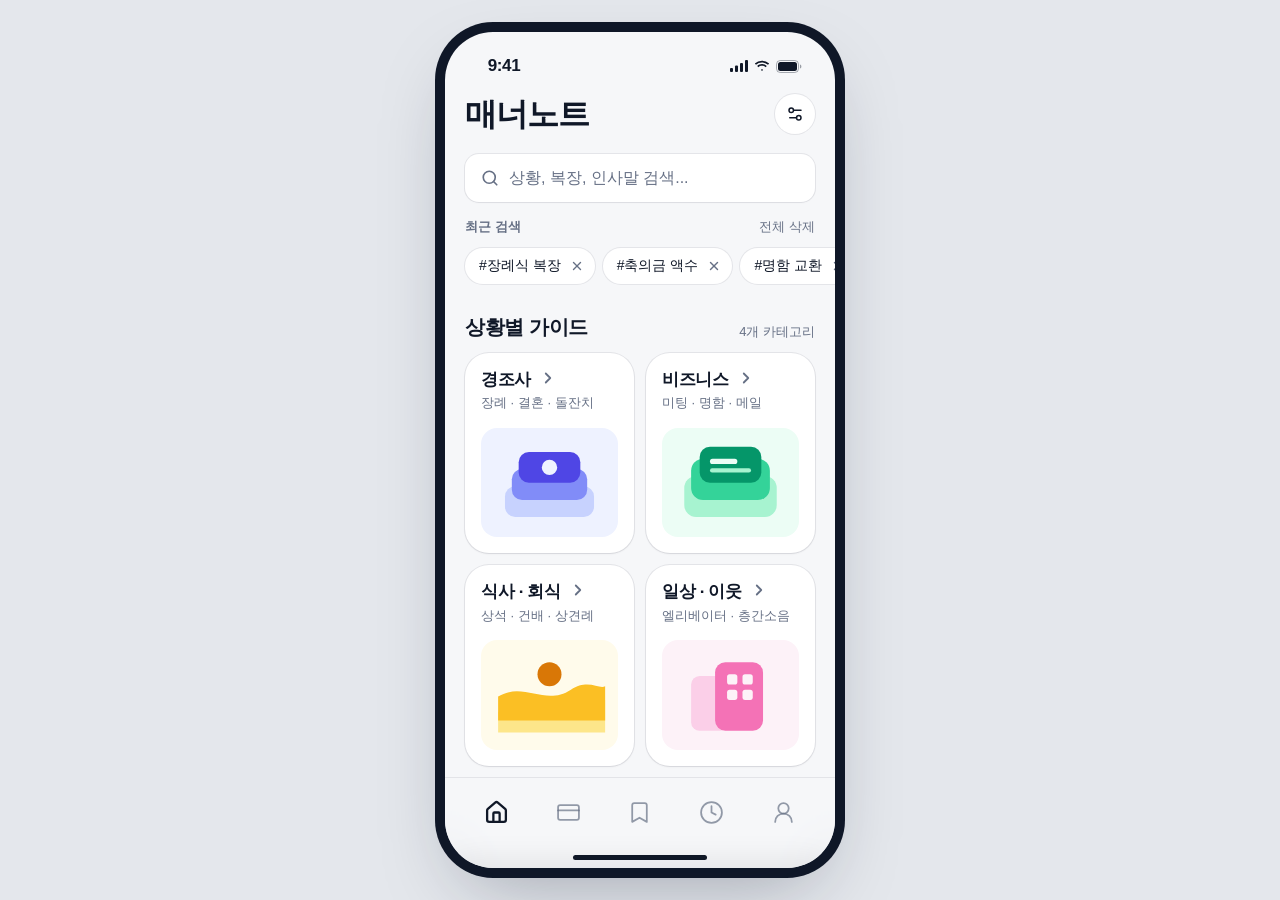
<file: index.html>
<!DOCTYPE html>
<html lang="ko">
<head>
  <meta charset="UTF-8">
  <meta name="viewport" content="width=device-width, initial-scale=1.0, maximum-scale=1.0, user-scalable=no">
  <meta name="apple-mobile-web-app-capable" content="yes">
  <title>매너노트</title>
  <link rel="stylesheet" href="style.css">
</head>
<body>
  <div class="app-outer">
    <div class="phone-shell">
      <!-- 1. iOS StatusBar -->
      <div class="status-bar" aria-hidden="true">
        <span class="status-time">9:41</span>
        <div class="status-icons">
          <svg width="18" height="12" viewBox="0 0 18 12" fill="currentColor">
            <rect x="0" y="8" width="3" height="4" rx="1" />
            <rect x="5" y="5.5" width="3" height="6.5" rx="1" />
            <rect x="10" y="3" width="3" height="9" rx="1" />
            <rect x="15" y="0" width="3" height="12" rx="1" />
          </svg>
          <svg width="16" height="12" viewBox="0 0 16 12" fill="currentColor">
            <path d="M8 2.4c2.3 0 4.4.9 6 2.4l1.2-1.2A10.2 10.2 0 0 0 8 .7 10.2 10.2 0 0 0 .8 3.6L2 4.8a8.5 8.5 0 0 1 6-2.4Z" />
            <path d="M8 5.8c1.4 0 2.6.5 3.6 1.4l1.2-1.2A6.8 6.8 0 0 0 8 4.1C6.2 4.1 4.5 4.8 3.2 6l1.2 1.2c1-.9 2.2-1.4 3.6-1.4Z" />
            <path d="M8 9.2c.5 0 .9.2 1.2.5L8 11 6.8 9.7c.3-.3.7-.5 1.2-.5Z" />
          </svg>
          <svg width="27" height="13" viewBox="0 0 27 13" fill="none">
            <rect x="0.5" y="0.5" width="22" height="12" rx="3.8" stroke="currentColor" stroke-opacity="0.35" />
            <rect x="2" y="2" width="19" height="9" rx="2.5" fill="currentColor" />
            <path d="M24 4.5v4c.8-.3 1.4-1.1 1.4-2s-.6-1.7-1.4-2Z" fill="currentColor" fill-opacity="0.4" />
          </svg>
        </div>
      </div>

      <!-- 2. 메인 화면 영역 -->
      <main class="main-scroll no-scrollbar">
        <header class="app-header">
          <h1 class="app-title">매너노트</h1>
          <button type="button" aria-label="설정" class="icon-circle-btn">
            <svg width="18" height="18" viewBox="0 0 24 24" fill="none" stroke="currentColor" stroke-width="2" stroke-linecap="round" stroke-linejoin="round">
              <path d="M20 7h-9"/><path d="M14 17H5"/><circle cx="17" cy="17" r="3"/><circle cx="7" cy="7" r="3"/>
            </svg>
          </button>
        </header>

        <!-- 검색창 & 최근 검색어 -->
        <section aria-label="검색" class="search-section">
          <button type="button" class="search-trigger-btn" onclick="openSearch()">
            <svg width="18" height="18" viewBox="0 0 24 24" fill="none" stroke="#667085" stroke-width="2.2" stroke-linecap="round" stroke-linejoin="round">
              <circle cx="11" cy="11" r="8"/><path d="m21 21-4.3-4.3"/>
            </svg>
            <span class="search-placeholder">상황, 복장, 인사말 검색...</span>
          </button>

          <div id="recentSection" class="recent-wrap">
            <div class="recent-header">
              <h2 class="section-sub-label">최근 검색</h2>
              <button type="button" class="clear-btn" onclick="clearRecent()">전체 삭제</button>
            </div>
            <ul id="recentChipsList" class="recent-chips-list no-scrollbar"></ul>
          </div>
        </section>

        <!-- 상황별 2열 카드 그리드 -->
        <section aria-labelledby="category-heading" class="category-section">
          <div class="category-section-head">
            <h2 id="category-heading" class="category-section-title">상황별 가이드</h2>
            <span id="categoryCount" class="category-count"></span>
          </div>
          <div id="categoryGrid" class="category-grid"></div>
        </section>
      </main>

      <!-- 3. 하단 탭바 (BottomNav) -->
      <nav aria-label="주요 메뉴" class="bottom-nav">
        <ul id="bottomNavList" class="bottom-nav-list"></ul>
        <div class="home-indicator-wrap" aria-hidden="true">
          <span class="home-indicator-bar"></span>
        </div>
      </nav>

      <!-- 4. 전체화면 검색 오버레이 (SearchOverlay) -->
      <div id="searchOverlay" class="search-overlay" role="search" aria-hidden="true">
        <form id="searchForm" class="search-form">
          <label class="search-input-label">
            <svg width="18" height="18" viewBox="0 0 24 24" fill="none" stroke="#667085" stroke-width="2.2" stroke-linecap="round" stroke-linejoin="round">
              <circle cx="11" cy="11" r="8"/><path d="m21 21-4.3-4.3"/>
            </svg>
            <input
              id="searchInput"
              type="search"
              placeholder="상황, 복장, 인사말 검색..."
              class="search-real-input"
              autocomplete="off"
            />
            <button type="button" id="clearInputBtn" class="clear-input-btn" style="display:none;" aria-label="검색어 지우기">
              <svg width="18" height="18" viewBox="0 0 24 24" fill="currentColor" stroke="white" stroke-width="2">
                <circle cx="12" cy="12" r="10"/><path d="m15 9-6 6"/><path d="m9 9 6 6"/>
              </svg>
            </button>
          </label>
          <button type="button" class="cancel-search-btn" onclick="closeSearch()">취소</button>
        </form>
        <div id="searchBody" class="search-body no-scrollbar"></div>
      </div>

      <!-- 5. 카테고리 상세 바텀시트 (CategorySheet) -->
      <div id="sheetContainer" class="sheet-container" aria-hidden="true">
        <div class="sheet-backdrop" onclick="closeSheet()"></div>
        <div class="sheet-dialog" role="dialog" aria-modal="true">
          <div class="sheet-grabber-wrap">
            <span class="sheet-grabber"></span>
          </div>
          <header class="sheet-header">
            <div id="sheetIconBox" class="sheet-icon-box"></div>
            <div class="sheet-title-wrap">
              <h2 id="sheetTitle" class="sheet-title"></h2>
              <p id="sheetSubtitle" class="sheet-subtitle"></p>
            </div>
            <button type="button" class="sheet-close-x" onclick="closeSheet()" aria-label="닫기">
              <svg width="16" height="16" viewBox="0 0 24 24" fill="none" stroke="currentColor" stroke-width="2.6" stroke-linecap="round">
                <path d="M18 6 6 18"/><path d="m6 6 12 12"/>
              </svg>
            </button>
          </header>
          <div id="sheetTabs" role="tablist" class="sheet-tabs"></div>
          <div id="sheetPanel" class="sheet-panel no-scrollbar"></div>
        </div>
      </div>
    </div>
  </div>

  <script src="data.js"></script>
  <script src="app.js"></script>
</body>
</html>
</file>
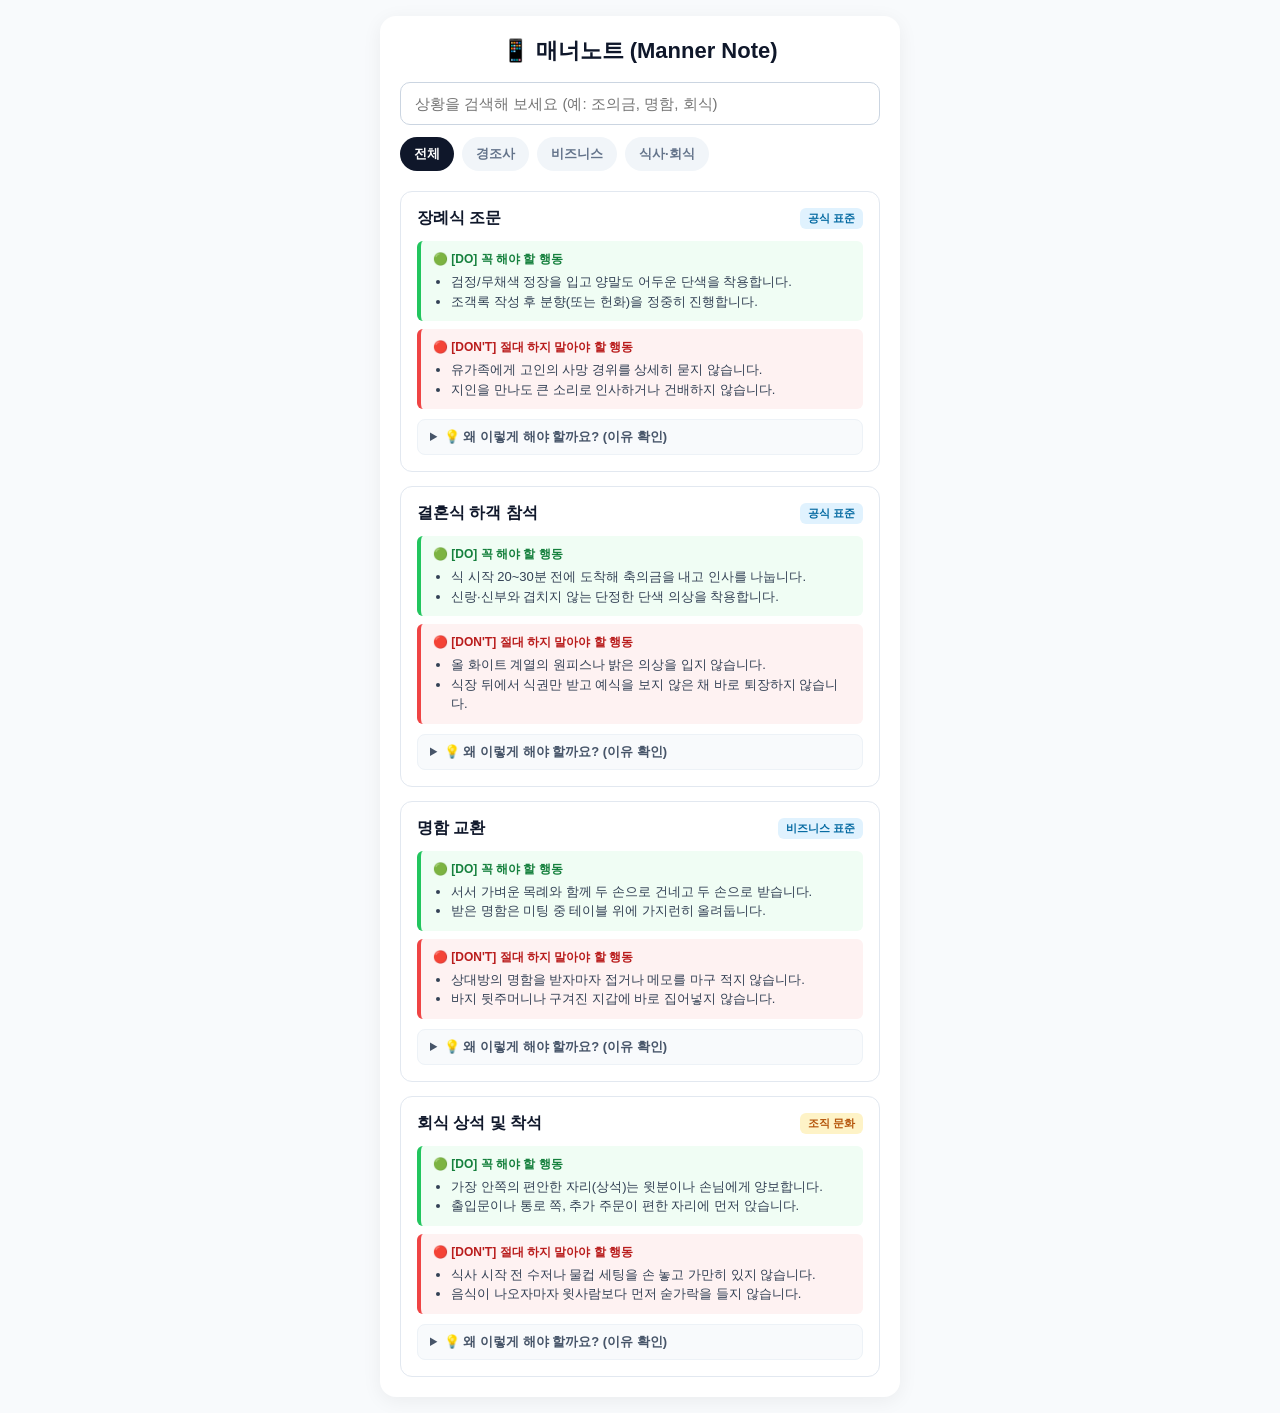
<file: manner.html>
<!DOCTYPE html>
<html lang="ko">
<head>
  <meta charset="UTF-8">
  <meta name="viewport" content="width=device-width, initial-scale=1.0">
  <meta name="apple-mobile-web-app-capable" content="yes">
  <meta name="mobile-web-app-capable" content="yes">
  <title>매너노트 - 상황별 예절 사전</title>
  <style>
    body { font-family: -apple-system, BlinkMacSystemFont, "Segoe UI", Roboto, sans-serif; background-color: #f8fafc; margin: 0; padding: 16px; color: #1e293b; }
    .container { max-width: 480px; margin: 0 auto; background: #ffffff; padding: 20px; border-radius: 16px; box-shadow: 0 4px 20px rgba(0,0,0,0.06); }
    h1 { font-size: 22px; margin: 0 0 16px 0; text-align: center; color: #0f172a; }
    
    /* 검색창 */
    .search-input { width: 100%; box-sizing: border-box; padding: 12px 14px; font-size: 15px; border: 1px solid #cbd5e1; border-radius: 10px; margin-bottom: 12px; outline: none; transition: 0.2s; }
    .search-input:focus { border-color: #3b82f6; box-shadow: 0 0 0 3px rgba(59,130,246,0.15); }

    /* 카테고리 탭 */
    .tab-group { display: flex; gap: 8px; margin-bottom: 16px; overflow-x: auto; padding-bottom: 4px; }
    .tab-btn { background: #f1f5f9; border: none; padding: 8px 14px; font-size: 13px; font-weight: 600; border-radius: 20px; cursor: pointer; color: #64748b; white-space: nowrap; }
    .tab-btn.active { background: #0f172a; color: #ffffff; }

    /* 카드 스타일 */
    .card-list { display: flex; flex-direction: column; gap: 14px; }
    .card { border: 1px solid #e2e8f0; border-radius: 12px; padding: 16px; background: #fff; }
    .card-header { display: flex; justify-content: space-between; align-items: center; margin-bottom: 12px; }
    .card-title { font-size: 16px; font-weight: 700; color: #0f172a; }
    .tag { font-size: 11px; padding: 3px 8px; border-radius: 6px; font-weight: 600; background: #e0f2fe; color: #0369a1; }
    .tag-custom { background: #fef3c7; color: #b45309; }

    /* DO & DONT 박스 */
    .box-do { background-color: #f0fdf4; border-left: 4px solid #22c55e; padding: 10px 12px; border-radius: 6px; margin-bottom: 8px; }
    .box-dont { background-color: #fef2f2; border-left: 4px solid #ef4444; padding: 10px 12px; border-radius: 6px; margin-bottom: 8px; }
    .box-title { font-size: 12px; font-weight: 700; margin-bottom: 4px; }
    .box-do .box-title { color: #15803d; }
    .box-dont .box-title { color: #b91c1c; }
    ul { margin: 0; padding-left: 18px; font-size: 13px; line-height: 1.5; color: #334155; }

    /* 아코디언 */
    details { margin-top: 10px; background: #f8fafc; border-radius: 8px; padding: 8px 12px; font-size: 13px; border: 1px solid #edf2f7; }
    summary { font-weight: 600; cursor: pointer; color: #475569; outline: none; }
    .why-desc { margin-top: 8px; color: #64748b; line-height: 1.45; }
    .no-result { display: none; text-align: center; padding: 30px; color: #94a3b8; font-size: 14px; }
  </style>
</head>
<body>
  <div class="container">
    <h1>📱 매너노트 (Manner Note)</h1>

    <!-- 1. 실시간 검색창 -->
    <input type="text" id="searchInput" class="search-input" placeholder="상황을 검색해 보세요 (예: 조의금, 명함, 회식)">

    <!-- 2. 카테고리 탭 버튼 -->
    <div class="tab-group" id="tabGroup">
      <button class="tab-btn active" data-category="ALL">전체</button>
      <button class="tab-btn" data-category="경조사">경조사</button>
      <button class="tab-btn" data-category="비즈니스">비즈니스</button>
      <button class="tab-btn" data-category="식사·회식">식사·회식</button>
    </div>

    <!-- 3. 카드가 동적으로 그려질 영역 -->
    <div class="card-list" id="cardList"></div>
    <div id="noResult" class="no-result">일치하는 예절 정보가 없습니다.</div>
  </div>

  <script>
    // [데이터 영역]: 나중에 AI에게 시켜서 이 배열에 데이터만 계속 추가하면 됩니다!
    const mannerData = [
      {
        category: "경조사",
        title: "장례식 조문",
        tag: "공식 표준",
        isCustom: false,
        doList: ["검정/무채색 정장을 입고 양말도 어두운 단색을 착용합니다.", "조객록 작성 후 분향(또는 헌화)을 정중히 진행합니다."],
        dontList: ["유가족에게 고인의 사망 경위를 상세히 묻지 않습니다.", "지인을 만나도 큰 소리로 인사하거나 건배하지 않습니다."],
        why: "슬픔에 잠긴 유가족에게 불필요한 감정 소모를 주지 않고 조용한 추모의 분위기를 지키는 것이 최우선 배려이기 때문입니다."
      },
      {
        category: "경조사",
        title: "결혼식 하객 참석",
        tag: "공식 표준",
        isCustom: false,
        doList: ["식 시작 20~30분 전에 도착해 축의금을 내고 인사를 나눕니다.", "신랑·신부와 겹치지 않는 단정한 단색 의상을 착용합니다."],
        dontList: ["올 화이트 계열의 원피스나 밝은 의상을 입지 않습니다.", "식장 뒤에서 식권만 받고 예식을 보지 않은 채 바로 퇴장하지 않습니다."],
        why: "주인공인 신부의 드레스가 가장 돋보이도록 배려하고, 두 사람의 새 출발을 진심으로 축하하기 위함입니다."
      },
      {
        category: "비즈니스",
        title: "명함 교환",
        tag: "비즈니스 표준",
        isCustom: false,
        doList: ["서서 가벼운 목례와 함께 두 손으로 건네고 두 손으로 받습니다.", "받은 명함은 미팅 중 테이블 위에 가지런히 올려둡니다."],
        dontList: ["상대방의 명함을 받자마자 접거나 메모를 마구 적지 않습니다.", "바지 뒷주머니나 구겨진 지갑에 바로 집어넣지 않습니다."],
        why: "상대방의 이름과 직책이 담긴 명함은 상대방의 얼굴과 같으므로 소중히 다루는 태도를 보여주기 위함입니다."
      },
      {
        category: "식사·회식",
        title: "회식 상석 및 착석",
        tag: "조직 문화",
        isCustom: true,
        doList: ["가장 안쪽의 편안한 자리(상석)는 윗분이나 손님에게 양보합니다.", "출입문이나 통로 쪽, 추가 주문이 편한 자리에 먼저 앉습니다."],
        dontList: ["식사 시작 전 수저나 물컵 세팅을 손 놓고 가만히 있지 않습니다.", "음식이 나오자마자 윗사람보다 먼저 숟가락을 들지 않습니다."],
        why: "식사 공간의 동선을 원활하게 하고 식사를 주관하거나 모신 분에 대한 예우를 표하기 위함입니다."
      }
    ];

    let currentCategory = "ALL";
    const cardList = document.getElementById("cardList");
    const searchInput = document.getElementById("searchInput");
    const noResult = document.getElementById("noResult");
    const tabButtons = document.querySelectorAll(".tab-btn");

    // 화면에 카드를 자동으로 그려주는 함수 (동적 렌더링)
    function renderCards() {
      const keyword = searchInput.value.toLowerCase().trim();
      cardList.innerHTML = "";
      let count = 0;

      mannerData.forEach(item => {
        const matchCategory = (currentCategory === "ALL" || item.category === currentCategory);
        const matchSearch = item.title.toLowerCase().includes(keyword) || 
                            item.doList.some(d => d.toLowerCase().includes(keyword)) ||
                            item.dontList.some(d => d.toLowerCase().includes(keyword));

        if (matchCategory && matchSearch) {
          count++;
          const cardEl = document.createElement("div");
          cardEl.className = "card";
          cardEl.innerHTML = `
            <div class="card-header">
              <span class="card-title">${item.title}</span>
              <span class="tag ${item.isCustom ? 'tag-custom' : ''}">${item.tag}</span>
            </div>
            <div class="box-do">
              <div class="box-title">🟢 [DO] 꼭 해야 할 행동</div>
              <ul>${item.doList.map(t => `<li>${t}</li>`).join('')}</ul>
            </div>
            <div class="box-dont">
              <div class="box-title">🔴 [DON'T] 절대 하지 말아야 할 행동</div>
              <ul>${item.dontList.map(t => `<li>${t}</li>`).join('')}</ul>
            </div>
            <details>
              <summary>💡 왜 이렇게 해야 할까요? (이유 확인)</summary>
              <div class="why-desc">${item.why}</div>
            </details>
          `;
          cardList.appendChild(cardEl);
        }
      });

      noResult.style.display = count === 0 ? "block" : "none";
    }

    // 탭 클릭 이벤트
    tabButtons.forEach(btn => {
      btn.addEventListener("click", () => {
        tabButtons.forEach(b => b.classList.remove("active"));
        btn.classList.add("active");
        currentCategory = btn.getAttribute("data-category");
        renderCards();
      });
    });

    // 검색 입력 이벤트
    searchInput.addEventListener("input", renderCards);

    // 초기 실행
    renderCards();
  </script>
</body>
</html>
</file>
<file: style.css>
:root {
  --background: #f6f7f9;
  --card: #ffffff;
  --foreground: #101828;
  --muted: #eef0f4;
  --muted-foreground: #667085;
  --border: rgba(16, 24, 40, 0.08);
  --brand: #3182f6;
  --primary: #101828;
  --primary-foreground: #ffffff;
}

* {
  box-sizing: border-box;
  -webkit-tap-highlight-color: transparent;
  margin: 0;
  padding: 0;
}

body {
  font-family: -apple-system, BlinkMacSystemFont, "Pretendard", "Segoe UI", Roboto, sans-serif;
  background-color: #e4e7ec;
  color: var(--foreground);
  -webkit-font-smoothing: antialiased;
}

button, input {
  font-family: inherit;
  border: none;
  background: none;
}

ul, ol {
  list-style: none;
}

.no-scrollbar::-webkit-scrollbar {
  display: none;
}
.no-scrollbar {
  -ms-overflow-style: none;
  scrollbar-width: none;
}

/* 바깥 데스크톱 래퍼 & iOS 기기 프레임 */
.app-outer {
  display: flex;
  min-height: 100dvh;
  align-items: center;
  justify-content: center;
}

.phone-shell {
  position: relative;
  display: flex;
  flex-direction: column;
  width: 100%;
  height: 100dvh;
  background-color: var(--background);
  overflow: hidden;
}

@media (min-width: 640px) {
  .app-outer {
    padding: 32px;
  }
  .phone-shell {
    width: 390px;
    height: 844px;
    max-height: calc(100dvh - 4rem);
    border-radius: 48px;
    box-shadow: 0 30px 80px -20px rgba(15, 23, 42, 0.35), 0 0 0 10px var(--foreground);
  }
}

/* StatusBar */
.status-bar {
  display: flex;
  height: 54px;
  flex-shrink: 0;
  align-items: center;
  justify-content: space-between;
  padding: 14px 32px 0;
  color: var(--foreground);
}
.status-time {
  width: 54px;
  text-align: center;
  font-size: 17px;
  font-weight: 600;
  letter-spacing: -0.02em;
}
.status-icons {
  display: flex;
  align-items: center;
  gap: 6px;
}

/* 메인 스크롤 영역 */
.main-scroll {
  flex: 1;
  overflow-y: auto;
  padding: 0 20px 32px;
}

.app-header {
  display: flex;
  align-items: center;
  justify-content: space-between;
  padding: 8px 0 20px;
}
.app-title {
  font-size: 32px;
  line-height: 1;
  font-weight: 800;
  letter-spacing: -0.03em;
}
.icon-circle-btn {
  display: flex;
  width: 40px;
  height: 40px;
  align-items: center;
  justify-content: center;
  border-radius: 9999px;
  background-color: var(--card);
  color: var(--foreground);
  box-shadow: 0 0 0 1px var(--border);
  cursor: pointer;
  transition: transform 0.15s ease;
}
.icon-circle-btn:active {
  transform: scale(0.9);
}

/* SearchSection */
.search-section {
  display: flex;
  flex-direction: column;
  gap: 16px;
}
.search-trigger-btn {
  display: flex;
  height: 48px;
  width: 100%;
  align-items: center;
  gap: 10px;
  border-radius: 14px;
  background-color: var(--card);
  padding: 0 16px;
  text-align: left;
  box-shadow: 0 1px 2px rgba(16, 24, 40, 0.04), 0 0 0 1px var(--border);
  cursor: pointer;
  transition: transform 0.12s ease;
}
.search-trigger-btn:active {
  transform: scale(0.99);
}
.search-placeholder {
  font-size: 16px;
  color: var(--muted-foreground);
}

.recent-wrap {
  display: flex;
  flex-direction: column;
  gap: 10px;
}
.recent-header {
  display: flex;
  align-items: center;
  justify-content: space-between;
}
.section-sub-label {
  font-size: 13px;
  font-weight: 600;
  color: var(--muted-foreground);
}
.clear-btn {
  font-size: 13px;
  color: var(--muted-foreground);
  cursor: pointer;
}
.clear-btn:hover {
  color: var(--foreground);
}
.recent-chips-list {
  display: flex;
  gap: 8px;
  overflow-x: auto;
  margin: 0 -20px;
  padding: 2px 20px;
}
.recent-pill {
  display: flex;
  height: 36px;
  flex-shrink: 0;
  align-items: center;
  border-radius: 9999px;
  background-color: var(--card);
  padding: 0 4px 0 14px;
  box-shadow: 0 0 0 1px var(--border);
}
.recent-pill-text {
  font-size: 14px;
  font-weight: 500;
  white-space: nowrap;
  color: var(--foreground);
  cursor: pointer;
}
.recent-pill-del {
  margin-left: 2px;
  display: flex;
  width: 28px;
  height: 28px;
  align-items: center;
  justify-content: center;
  border-radius: 9999px;
  color: var(--muted-foreground);
  cursor: pointer;
}
.recent-pill-del:hover {
  background-color: var(--muted);
  color: var(--foreground);
}

/* Category Grid Section */
.category-section {
  margin-top: 28px;
}
.category-section-head {
  margin-bottom: 12px;
  display: flex;
  align-items: flex-end;
  justify-content: space-between;
}
.category-section-title {
  font-size: 20px;
  font-weight: 700;
  letter-spacing: -0.02em;
}
.category-count {
  font-size: 13px;
  color: var(--muted-foreground);
}
.category-grid {
  display: grid;
  grid-template-columns: repeat(2, 1fr);
  gap: 12px;
}
.category-card {
  display: flex;
  flex-direction: column;
  border-radius: 24px;
  background-color: var(--card);
  padding: 16px;
  text-align: left;
  box-shadow: 0 1px 2px rgba(16, 24, 40, 0.04), 0 1px 3px rgba(16, 24, 40, 0.03), 0 0 0 1px var(--border);
  cursor: pointer;
  transition: transform 0.15s ease-out;
}
.category-card:active {
  transform: scale(0.96);
}
.category-card-top {
  display: flex;
  align-items: flex-start;
  justify-content: space-between;
  gap: 8px;
}
.category-card-title {
  font-size: 17px;
  line-height: 1.25;
  font-weight: 700;
  letter-spacing: -0.02em;
  color: var(--foreground);
}
.category-card-chevron {
  margin-right: -4px;
  flex-shrink: 0;
  color: var(--muted-foreground);
  transition: transform 0.15s ease;
}
.category-card:hover .category-card-chevron {
  transform: translateX(2px);
}
.category-card-subtitle {
  margin-top: 4px;
  font-size: 13px;
  line-height: 1.35;
  color: var(--muted-foreground);
}
.category-card-illust {
  position: relative;
  margin-top: 16px;
  aspect-ratio: 5 / 4;
  width: 100%;
  overflow: hidden;
  border-radius: 16px;
  display: flex;
  align-items: center;
  justify-content: center;
}
.category-card-illust svg {
  width: 100%;
  height: 100%;
  object-fit: cover;
}

/* BottomNav */
.bottom-nav {
  flex-shrink: 0;
  border-top: 1px solid var(--border);
  background-color: rgba(246, 247, 249, 0.92);
  backdrop-filter: blur(16px);
}
.bottom-nav-list {
  display: flex;
  align-items: center;
  justify-content: space-around;
  padding: 12px 16px 0;
}
.nav-item-btn {
  display: flex;
  width: 44px;
  height: 44px;
  align-items: center;
  justify-content: center;
  border-radius: 9999px;
  color: rgba(102, 112, 133, 0.7);
  cursor: pointer;
  transition: transform 0.12s ease, color 0.15s ease;
}
.nav-item-btn:active {
  transform: scale(0.9);
}
.nav-item-btn.active {
  color: var(--foreground);
}
.home-indicator-wrap {
  display: flex;
  height: 34px;
  align-items: flex-end;
  justify-content: center;
  padding-bottom: 8px;
}
.home-indicator-bar {
  height: 5px;
  width: 134px;
  border-radius: 9999px;
  background-color: var(--foreground);
}

/* SearchOverlay */
.search-overlay {
  position: absolute;
  left: 0;
  right: 0;
  top: 54px;
  bottom: 0;
  z-index: 30;
  display: flex;
  flex-direction: column;
  background-color: var(--background);
  opacity: 0;
  transform: translateY(12px);
  pointer-events: none;
  transition: opacity 0.28s ease-out, transform 0.28s ease-out;
}
.search-overlay.open {
  opacity: 1;
  transform: translateY(0);
  pointer-events: auto;
}
.search-form {
  display: flex;
  flex-shrink: 0;
  align-items: center;
  gap: 12px;
  padding: 8px 20px 16px;
}
.search-input-label {
  display: flex;
  height: 44px;
  flex: 1;
  align-items: center;
  gap: 8px;
  border-radius: 14px;
  background-color: var(--card);
  padding: 0 14px;
  box-shadow: 0 0 0 1px var(--border);
}
.search-input-label:focus-within {
  box-shadow: 0 0 0 2px rgba(16, 24, 40, 0.18);
}
.search-real-input {
  height: 100%;
  flex: 1;
  font-size: 16px;
  color: var(--foreground);
  outline: none;
}
.search-real-input::placeholder {
  color: var(--muted-foreground);
}
.clear-input-btn {
  color: rgba(102, 112, 133, 0.6);
  cursor: pointer;
  display: flex;
  align-items: center;
}
.cancel-search-btn {
  font-size: 16px;
  font-weight: 500;
  color: var(--foreground);
  cursor: pointer;
}
.search-body {
  flex: 1;
  overflow-y: auto;
  padding: 0 20px 40px;
}
.recent-vertical-item {
  display: flex;
  align-items: center;
  border-bottom: 1px solid var(--border);
}
.recent-vertical-item:last-child {
  border-bottom: none;
}
.recent-vertical-btn {
  display: flex;
  flex: 1;
  align-items: center;
  gap: 12px;
  padding: 12px 0;
  text-align: left;
  font-size: 15px;
  color: var(--foreground);
  cursor: pointer;
}
.popular-grid {
  display: grid;
  grid-template-columns: repeat(2, 1fr);
  gap: 8px;
  margin-top: 12px;
}
.popular-btn {
  display: flex;
  height: 48px;
  width: 100%;
  align-items: center;
  gap: 10px;
  border-radius: 16px;
  background-color: var(--card);
  padding: 0 14px;
  text-align: left;
  box-shadow: 0 0 0 1px var(--border);
  cursor: pointer;
  transition: transform 0.12s ease;
}
.popular-btn:active {
  transform: scale(0.97);
}
.popular-rank {
  font-size: 14px;
  font-weight: 700;
  color: var(--muted-foreground);
}
.popular-rank.top {
  color: var(--brand);
}
.popular-term {
  flex: 1;
  font-size: 14px;
  font-weight: 500;
  color: var(--foreground);
  white-space: nowrap;
  overflow: hidden;
  text-overflow: ellipsis;
}
.results-card-list {
  overflow: hidden;
  border-radius: 24px;
  background-color: var(--card);
  box-shadow: 0 0 0 1px var(--border);
  margin-top: 12px;
}
.result-row-btn {
  display: flex;
  width: 100%;
  align-items: center;
  gap: 12px;
  padding: 14px 16px;
  text-align: left;
  border-bottom: 1px solid var(--border);
  cursor: pointer;
}
.result-row-btn:last-child {
  border-bottom: none;
}
.result-row-btn:active {
  background-color: var(--muted);
}
.result-thumb {
  width: 40px;
  height: 40px;
  flex-shrink: 0;
  border-radius: 12px;
  overflow: hidden;
  display: flex;
  align-items: center;
  justify-content: center;
}
.result-thumb svg {
  width: 100%;
  height: 100%;
}

/* CategorySheet (바텀시트) */
.sheet-container {
  position: absolute;
  inset: 0;
  z-index: 40;
  pointer-events: none;
}
.sheet-container.open {
  pointer-events: auto;
}
.sheet-backdrop {
  position: absolute;
  inset: 0;
  background-color: rgba(0, 0, 0, 0.32);
  opacity: 0;
  transition: opacity 0.3s ease;
}
.sheet-container.open .sheet-backdrop {
  opacity: 1;
}
.sheet-dialog {
  position: absolute;
  left: 0;
  right: 0;
  bottom: 0;
  display: flex;
  max-height: 86%;
  flex-direction: column;
  border-radius: 28px 28px 0 0;
  background-color: var(--background);
  box-shadow: 0 -8px 30px rgba(0, 0, 0, 0.08);
  transform: translateY(100%);
  transition: transform 0.38s cubic-bezier(0.32, 0.72, 0, 1);
}
.sheet-container.open .sheet-dialog {
  transform: translateY(0);
}
.sheet-grabber-wrap {
  display: flex;
  justify-content: center;
  padding: 10px 0 4px;
}
.sheet-grabber {
  height: 5px;
  width: 36px;
  border-radius: 9999px;
  background-color: rgba(16, 24, 40, 0.15);
}
.sheet-header {
  display: flex;
  align-items: center;
  gap: 12px;
  padding: 8px 20px 16px;
}
.sheet-icon-box {
  width: 48px;
  height: 48px;
  flex-shrink: 0;
  border-radius: 16px;
  overflow: hidden;
  display: flex;
  align-items: center;
  justify-content: center;
}
.sheet-icon-box svg {
  width: 100%;
  height: 100%;
}
.sheet-title-wrap {
  flex: 1;
  min-width: 0;
}
.sheet-title {
  font-size: 20px;
  font-weight: 700;
  letter-spacing: -0.02em;
}
.sheet-subtitle {
  font-size: 13px;
  color: var(--muted-foreground);
}
.sheet-close-x {
  display: flex;
  width: 32px;
  height: 32px;
  align-items: center;
  justify-content: center;
  border-radius: 9999px;
  background-color: var(--muted);
  color: var(--muted-foreground);
  cursor: pointer;
}
.sheet-tabs {
  display: flex;
  gap: 8px;
  padding: 0 20px 16px;
}
.sheet-tab-btn {
  height: 36px;
  border-radius: 9999px;
  padding: 0 16px;
  font-size: 14px;
  font-weight: 600;
  background-color: var(--card);
  color: var(--foreground);
  box-shadow: 0 0 0 1px var(--border);
  cursor: pointer;
  transition: all 0.15s ease;
}
.sheet-tab-btn:active {
  transform: scale(0.95);
}
.sheet-tab-btn.active {
  background-color: var(--primary);
  color: var(--primary-foreground);
  box-shadow: none;
}
.sheet-panel {
  flex: 1;
  overflow-y: auto;
  padding: 0 20px 40px;
}
.sheet-summary-box {
  margin-bottom: 12px;
  border-radius: 16px;
  background-color: var(--card);
  padding: 12px 16px;
  font-size: 14px;
  line-height: 1.55;
  color: var(--foreground);
  box-shadow: 0 0 0 1px var(--border);
}
.summary-dot {
  display: inline-block;
  width: 6px;
  height: 6px;
  border-radius: 9999px;
  background-color: var(--brand);
  margin-right: 6px;
  vertical-align: middle;
}
.tip-list {
  display: flex;
  flex-direction: column;
  gap: 10px;
}
.tip-card {
  border-radius: 24px;
  background-color: var(--card);
  padding: 16px;
  box-shadow: 0 0 0 1px var(--border);
}
.tip-card-head {
  display: flex;
  align-items: center;
  gap: 8px;
}
.tip-num-badge {
  display: flex;
  width: 20px;
  height: 20px;
  align-items: center;
  justify-content: center;
  border-radius: 9999px;
  background-color: var(--muted);
  font-size: 11px;
  font-weight: 700;
  color: var(--foreground);
}
.tip-title {
  font-size: 15px;
  font-weight: 600;
  letter-spacing: -0.01em;
}
.tip-body {
  margin-top: 8px;
  font-size: 14px;
  line-height: 1.55;
  color: var(--muted-foreground);
}
</file>
